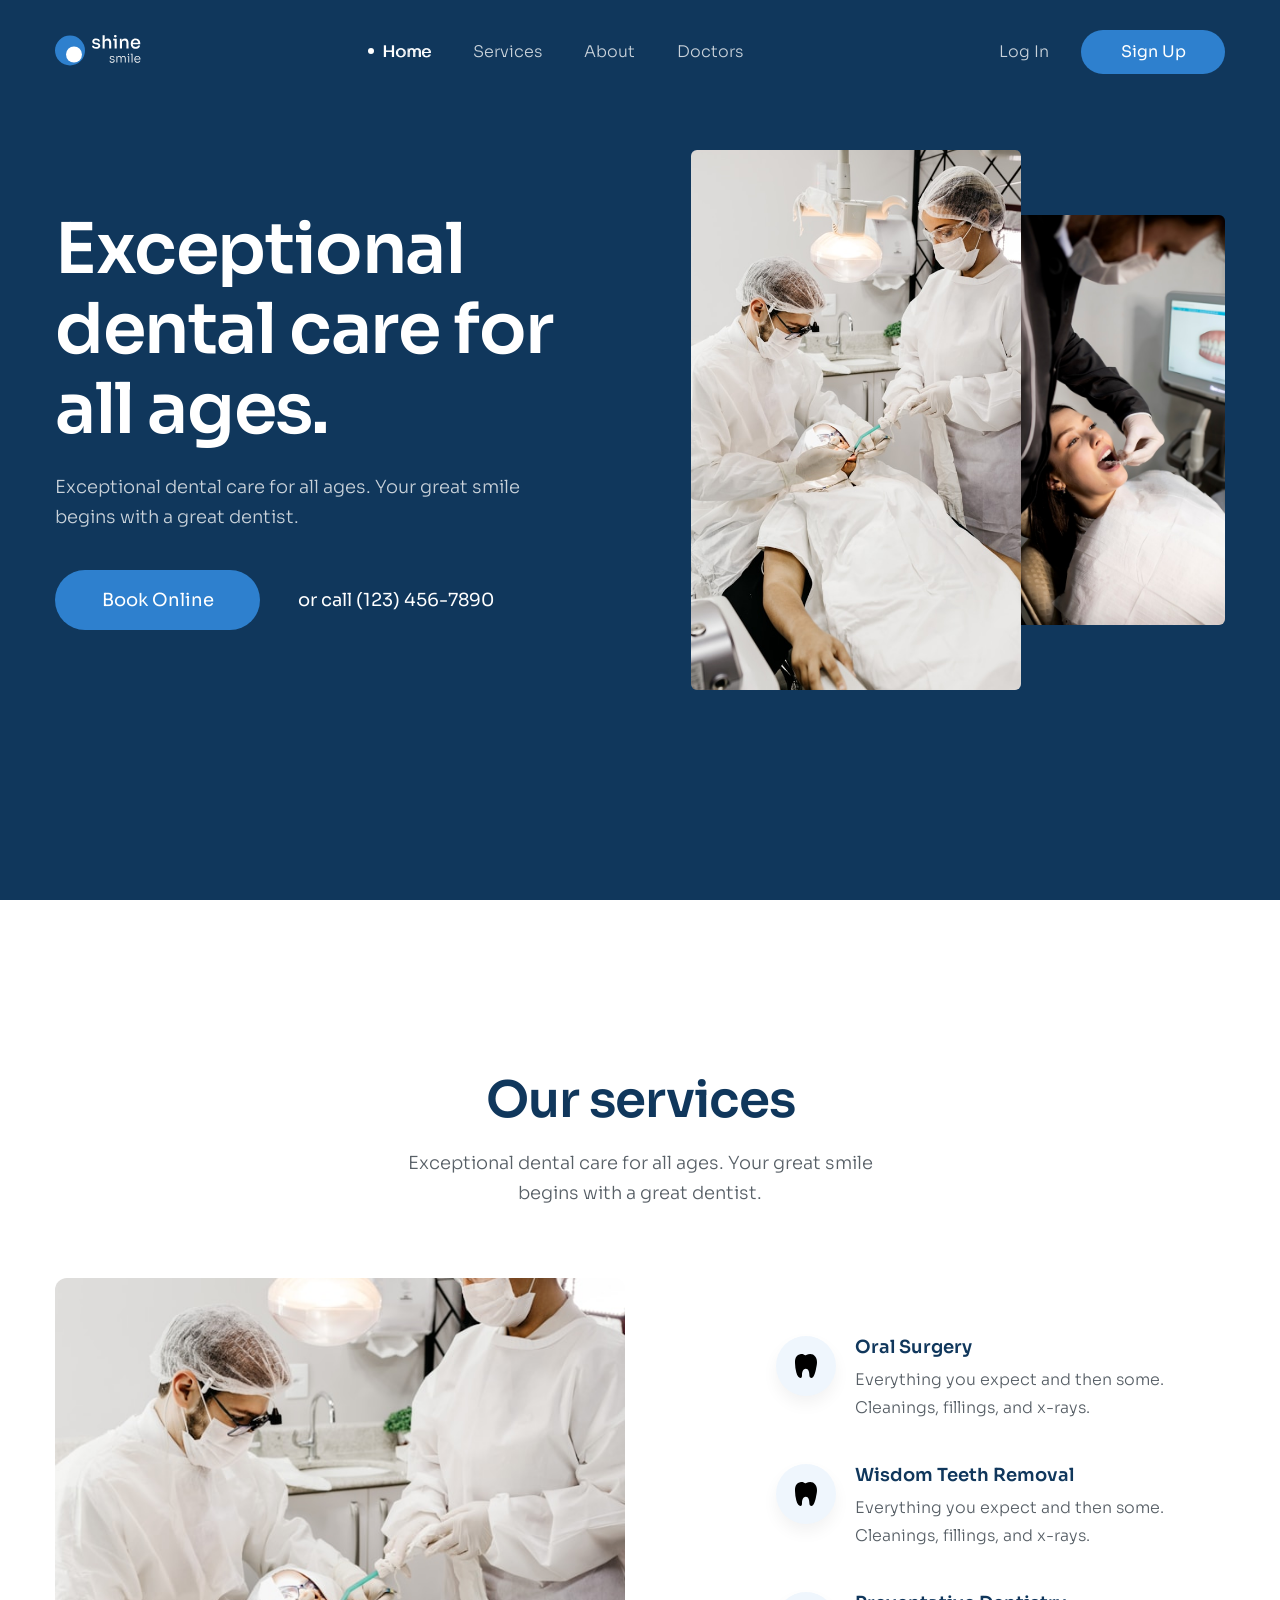
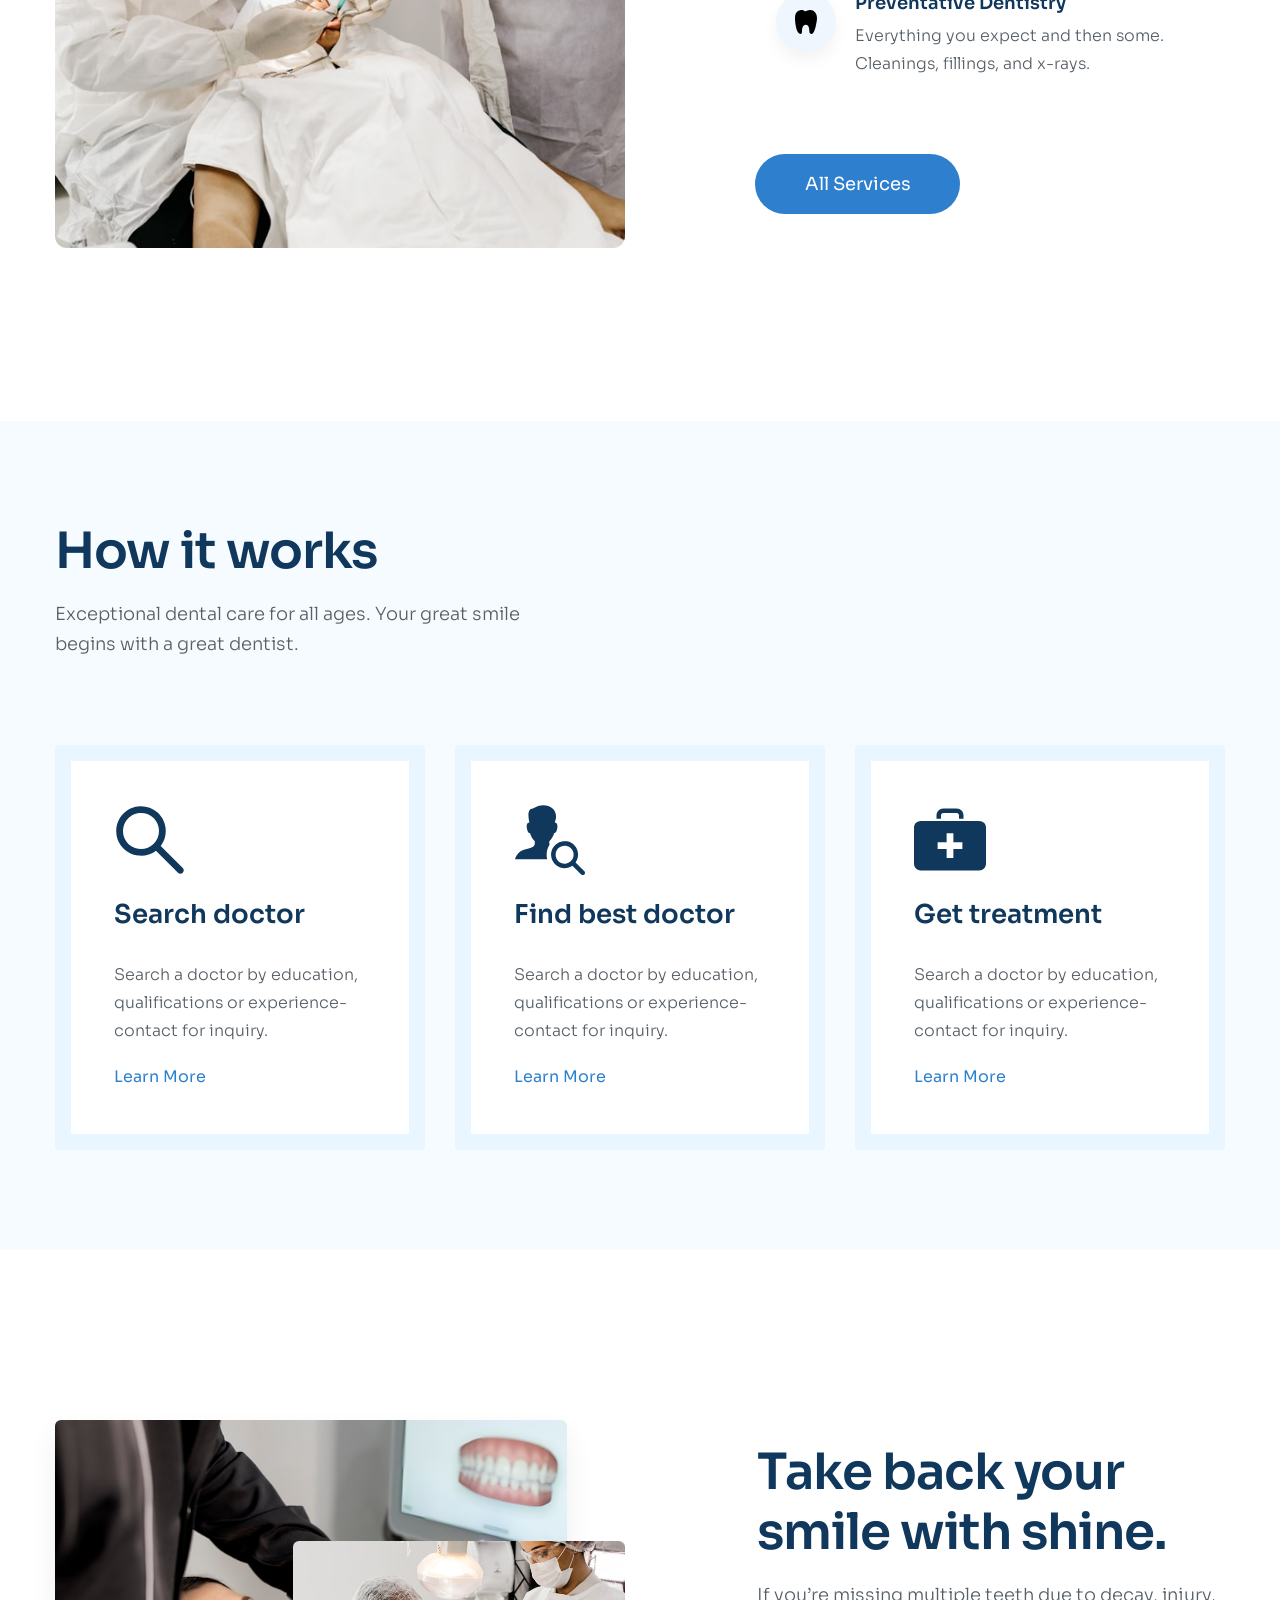
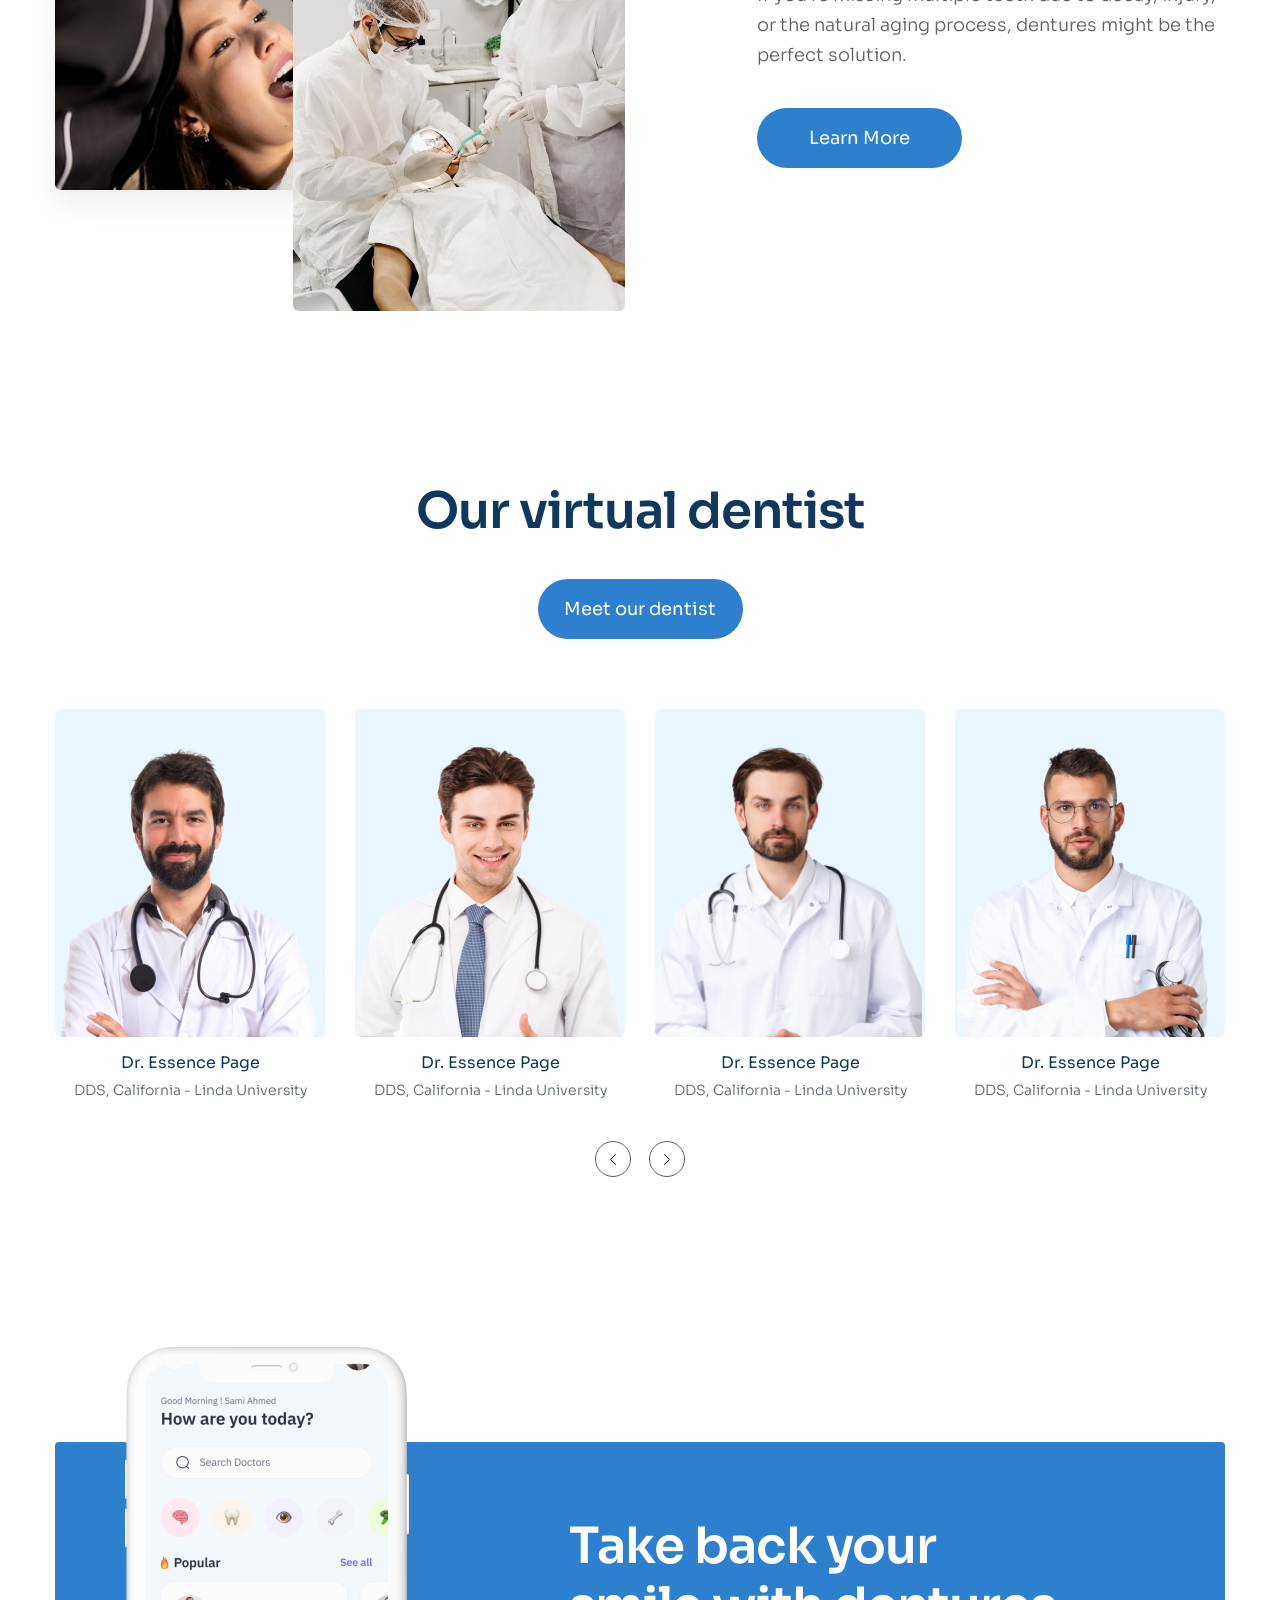
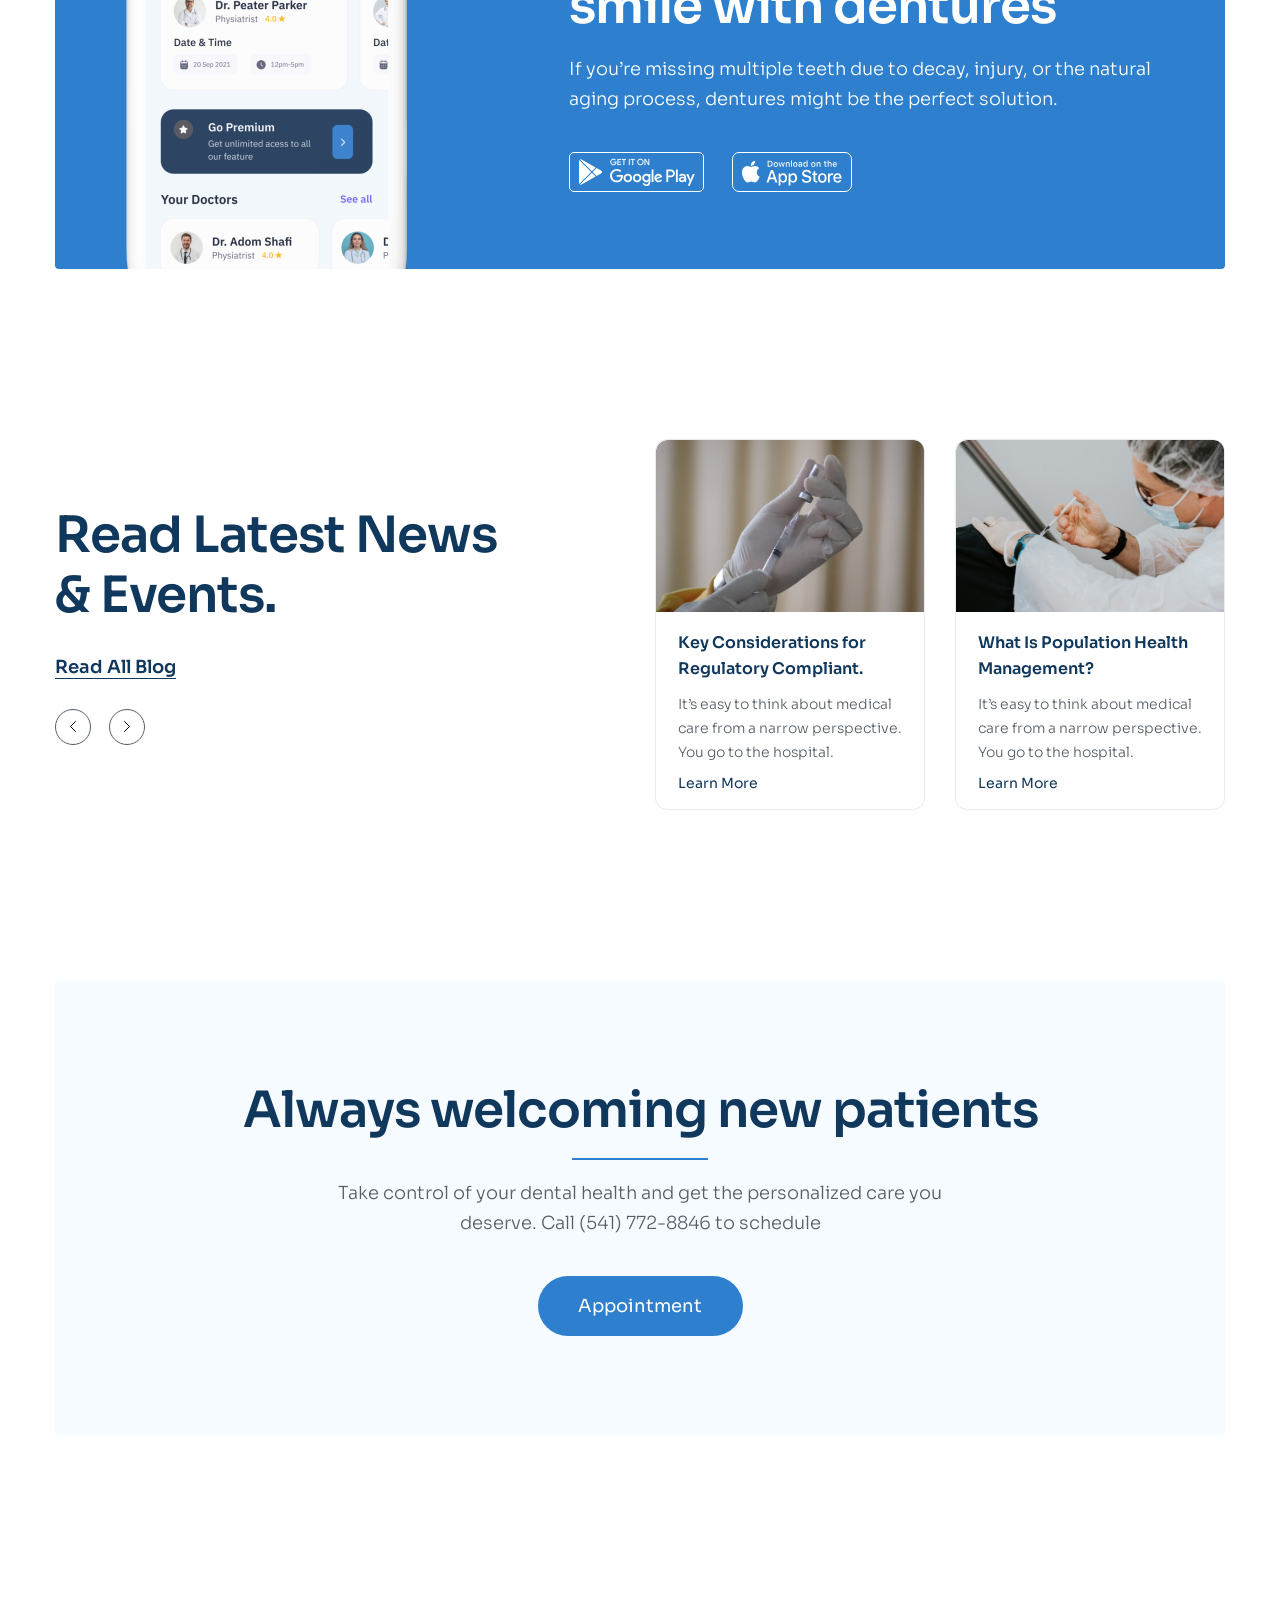
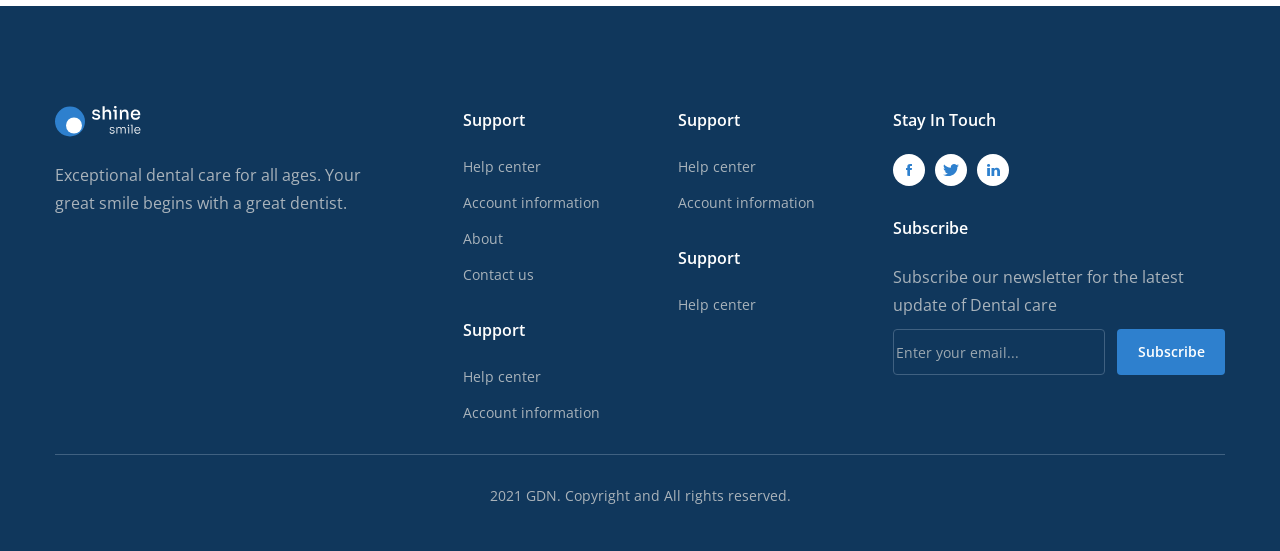
<file: index.html>
<!doctype html>
<html lang="en">
  <head>
    <meta charset="UTF-8" />
    <meta name="viewport" content="width=device-width, initial-scale=1.0" />

    <!-- add favicon -->
    <link
      rel="apple-touch-icon"
      sizes="57x57"
      href="./assets/favicon/apple-icon-57x57.png"
    />
    <link
      rel="apple-touch-icon"
      sizes="60x60"
      href="./assets/favicon/apple-icon-60x60.png"
    />
    <link
      rel="apple-touch-icon"
      sizes="72x72"
      href="./assets/favicon/apple-icon-72x72.png"
    />
    <link
      rel="apple-touch-icon"
      sizes="76x76"
      href="./assets/favicon/apple-icon-76x76.png"
    />
    <link
      rel="apple-touch-icon"
      sizes="114x114"
      href="./assets/favicon/apple-icon-114x114.png"
    />
    <link
      rel="apple-touch-icon"
      sizes="120x120"
      href="./assets/favicon/apple-icon-120x120.png"
    />
    <link
      rel="apple-touch-icon"
      sizes="144x144"
      href="./assets/favicon/apple-icon-144x144.png"
    />
    <link
      rel="apple-touch-icon"
      sizes="152x152"
      href="./assets/favicon/apple-icon-152x152.png"
    />
    <link
      rel="apple-touch-icon"
      sizes="180x180"
      href="./assets/favicon/apple-icon-180x180.png"
    />
    <link
      rel="icon"
      type="image/png"
      sizes="192x192"
      href="./assets/favicon/android-icon-192x192.png"
    />
    <link
      rel="icon"
      type="image/png"
      sizes="32x32"
      href="./assets/favicon/favicon-32x32.png"
    />
    <link
      rel="icon"
      type="image/png"
      sizes="96x96"
      href="./assets/favicon/favicon-96x96.png"
    />
    <link
      rel="icon"
      type="image/png"
      sizes="16x16"
      href="./assets/favicon/favicon-16x16.png"
    />
    <link rel="manifest" href="./assets/favicon/manifest.json" />
    <meta name="msapplication-TileColor" content="#ffffff" />
    <meta
      name="msapplication-TileImage"
      content="./assets/favicon/ms-icon-144x144.png"
    />
    <meta name="theme-color" content="#ffffff" />

    <!-- EMBED font -->
    <link rel="preconnect" href="https://fonts.googleapis.com" />
    <link rel="preconnect" href="https://fonts.gstatic.com" crossorigin />
    <link
      href="https://fonts.googleapis.com/css2?family=Open+Sans:ital,wght@0,300..800;1,300..800&family=Sora:wght@100..800&display=swap"
      rel="stylesheet"
    />

    <!-- reset css -->
    <link rel="stylesheet" href="./assets/css/reset.css" />

    <!-- style css -->
    <link rel="stylesheet" href="./assets/css/style.css" />

    <title>Shine smile</title>
  </head>
  <body>
    <!-- =========header========== -->
    <header class="header">
      <div class="container">
        <div class="header-top">
          <!-- logo -->
          <a href="./">
            <img src="./assets/img/Logo.svg" alt="Shine smile" class="logo"
          /></a>
          <!-- nav -->
          <nav class="navbar">
            <ul class="navbar__list">
              <li class="navbar__item">
                <a href="#!" class="navbar__link navbar__link--active">Home</a>
              </li>
              <li class="navbar__item">
                <a href="#!" class="navbar__link">Services</a>
              </li>
              <li class="navbar__item">
                <a href="#!" class="navbar__link">About</a>
              </li>
              <li class="navbar__item">
                <a href="#!" class="navbar__link">Doctors</a>
              </li>
            </ul>
          </nav>
          <!-- cta acction -->
          <div class="header__action">
            <a href="#!" class="header__action--login">Log In</a>
            <a href="#!" class="btn header__action--signup">Sign Up</a>
          </div>
        </div>

        <!-- hero -->
        <section class="hero">
          <!-- hero left -->
          <section class="hero__content">
            <h1 class="hero__heading">Exceptional dental care for all ages.</h1>
            <p class="hero__desc">
              Exceptional dental care for all ages. Your great smile begins with
              a great dentist.
            </p>
            <div class="hero__row">
              <a href="" class="btn">Book Online</a>
              <span class="hero__phone">or call (123) 456-7890</span>
            </div>
          </section>

          <!-- hero right -->
          <div class="hero__madia">
            <figure class="hero__images">
              <img
                src="./assets/img/hero1.jpg"
                alt="Exceptional dental care for all ages."
                class="hero__img hero__img--large"
              />
              <img
                src="./assets/img/hero2.jpg"
                alt="Exceptional dental care for all ages."
                class="hero__img hero__img--small"
              />
            </figure>
          </div>
        </section>
      </div>
    </header>

    <!-- =========main========== -->
    <main>
      <!-- our service -->
      <section class="service">
        <div class="container">
          <h2 class="service__heading section-heading">Our services</h2>
          <p class="service__desc section-desc">
            Exceptional dental care for all ages. Your great smile begins with a
            great dentist.
          </p>

          <div class="service__row">
            <!-- service left -->
            <figure>
              <img
                src="./assets/img/hero1.jpg"
                alt="Our services"
                class="service__img"
              />
            </figure>
            <!-- service right -->

            <div class="service__list">
              <!-- item 1 -->
              <section class="service-item">
                <div class="service-item__icon">
                  <svg
                    xmlns="http://www.w3.org/2000/svg"
                    width="22"
                    height="24"
                    viewBox="0 0 22 24"
                    fill="none"
                  >
                    <path
                      d="M20.3598 2.63964C17.9506 -0.556131 14.2772 -0.568132 11.2481 1.10682C11.001 1.24657 10.7219 1.31411 10.4406 1.30222C10.1592 1.29033 9.88633 1.19945 9.65105 1.03931C8.49552 0.245717 7.29036 -0.316477 5.13904 0.207462C0.623408 1.3071 0 4.90379 0 8.99816C0.0797353 12.1602 0.500857 15.3032 1.25551 18.3683C2.11836 22.0168 3.90382 24 5.43354 24C6.96326 24 7.00963 22.2204 7.00963 20.8016C7.00963 19.2009 7.39505 14.8009 10.8642 14.8009C13.5317 14.8009 14.3333 18.4013 14.3333 20.8016C14.3329 23.095 15.1722 24 16.6628 24C19.5267 24 20.9796 15.3938 21.3719 13.1237C21.7642 10.8535 22.9882 6.12569 20.3598 2.63964Z"
                      fill="currentColor"
                    />
                  </svg>
                </div>
                <div class="service-item__body">
                  <div class="service-item__heading">Oral Surgery</div>
                  <div class="service-item__desc">
                    Everything you expect and then some. Cleanings, fillings,
                    and x-rays.
                  </div>
                </div>
              </section>

              <!-- item 2 -->
              <section class="service-item">
                <div class="service-item__icon">
                  <svg
                    xmlns="http://www.w3.org/2000/svg"
                    width="22"
                    height="24"
                    viewBox="0 0 22 24"
                    fill="none"
                  >
                    <path
                      d="M20.3598 2.63964C17.9506 -0.556131 14.2772 -0.568132 11.2481 1.10682C11.001 1.24657 10.7219 1.31411 10.4406 1.30222C10.1592 1.29033 9.88633 1.19945 9.65105 1.03931C8.49552 0.245717 7.29036 -0.316477 5.13904 0.207462C0.623408 1.3071 0 4.90379 0 8.99816C0.0797353 12.1602 0.500857 15.3032 1.25551 18.3683C2.11836 22.0168 3.90382 24 5.43354 24C6.96326 24 7.00963 22.2204 7.00963 20.8016C7.00963 19.2009 7.39505 14.8009 10.8642 14.8009C13.5317 14.8009 14.3333 18.4013 14.3333 20.8016C14.3329 23.095 15.1722 24 16.6628 24C19.5267 24 20.9796 15.3938 21.3719 13.1237C21.7642 10.8535 22.9882 6.12569 20.3598 2.63964Z"
                      fill="CurrentColor"
                    />
                  </svg>
                </div>
                <div class="service-item__body">
                  <div class="service-item__heading">Wisdom Teeth Removal</div>
                  <div class="service-item__desc">
                    Everything you expect and then some. Cleanings, fillings,
                    and x-rays.
                  </div>
                </div>
              </section>

              <!-- item 3 -->
              <section class="service-item">
                <div class="service-item__icon">
                  <svg
                    xmlns="http://www.w3.org/2000/svg"
                    width="22"
                    height="24"
                    viewBox="0 0 22 24"
                    fill="none"
                  >
                    <path
                      d="M20.3598 2.63964C17.9506 -0.556131 14.2772 -0.568132 11.2481 1.10682C11.001 1.24657 10.7219 1.31411 10.4406 1.30222C10.1592 1.29033 9.88633 1.19945 9.65105 1.03931C8.49552 0.245717 7.29036 -0.316477 5.13904 0.207462C0.623408 1.3071 0 4.90379 0 8.99816C0.0797353 12.1602 0.500857 15.3032 1.25551 18.3683C2.11836 22.0168 3.90382 24 5.43354 24C6.96326 24 7.00963 22.2204 7.00963 20.8016C7.00963 19.2009 7.39505 14.8009 10.8642 14.8009C13.5317 14.8009 14.3333 18.4013 14.3333 20.8016C14.3329 23.095 15.1722 24 16.6628 24C19.5267 24 20.9796 15.3938 21.3719 13.1237C21.7642 10.8535 22.9882 6.12569 20.3598 2.63964Z"
                      fill="CurrentColor"
                    />
                  </svg>
                </div>
                <div class="service-item__body">
                  <div class="service-item__heading">
                    Preventative Dentistry
                  </div>
                  <div class="service-item__desc">
                    Everything you expect and then some. Cleanings, fillings,
                    and x-rays.
                  </div>
                </div>
              </section>

              <a href="#!" class="btn service__btn">All Services</a>
            </div>
          </div>
        </div>
      </section>

      <!-- work -->

      <section class="work">
        <div class="container">
          <h2 class="section-heading">How it works</h2>
          <p class="section-desc work__desc">
            Exceptional dental care for all ages. Your great smile begins with a
            great dentist.
          </p>
          <div class="work__list">
            <!-- work item 1 -->

            <section class="work-tiem">
              <img
                src="./assets/img/Orion_search.svg"
                alt=""
                class="work-item__icon"
              />
              <h3 class="work-item__heading">Search doctor</h3>
              <p class="work-item__desc">
                Search a doctor by education, qualifications or
                experience-contact for inquiry.
              </p>
              <a href="#!" class="work-item__more">Learn More</a>
            </section>

            <!-- work item 2 -->

            <section class="work-tiem">
              <img
                src="./assets/img/Orion_find-user.svg"
                alt=""
                class="work-item__icon"
              />
              <h3 class="work-item__heading">Find best doctor</h3>
              <p class="work-item__desc">
                Search a doctor by education, qualifications or
                experience-contact for inquiry.
              </p>
              <a href="#!" class="work-item__more">Learn More</a>
            </section>

            <!-- work item 3 -->

            <section class="work-tiem">
              <img
                src="./assets/img/Orion_first-aid-kit.svg"
                alt=""
                class="work-item__icon"
              />
              <h3 class="work-item__heading">Get treatment</h3>
              <p class="work-item__desc">
                Search a doctor by education, qualifications or
                experience-contact for inquiry.
              </p>
              <a href="#!" class="work-item__more">Learn More</a>
            </section>
          </div>
        </div>
      </section>

      <!-- about -->
      <section class="about">
        <div class="container">
          <div class="about__row">
            <!-- about left -->

            <div class="about__media">
              <figure class="about__img">
                <img
                  src="./assets/img/hero2.jpg"
                  alt=""
                  class="about__img--big"
                />
                <img
                  src="./assets/img/hero1.jpg"
                  alt=""
                  class="about__img--small"
                />
              </figure>
            </div>
            <!-- about right -->

            <section class="about-content">
              <h2 class="section-heading">Take back your smile with shine.</h2>
              <p class="section-desc">
                If you’re missing multiple teeth due to decay, injury, or the
                natural aging process, dentures might be the perfect solution.
              </p>
              <a href="" class="btn about-content__btn">Learn More</a>
            </section>
          </div>
        </div>
      </section>

      <!-- team -->
      <section class="team">
        <div class="container">
          <div class="team-header">
            <h2 class="section-heading">Our virtual dentist</h2>
            <a href="#!" class="btn team__cta">Meet our dentist</a>
          </div>

          <div class="team__list">
            <!-- item 1 -->
            <article class="team-item">
              <div class="team-item__img-bg">
                <img
                  src="./assets/img/doc1.png"
                  alt="Dr. Essence Page"
                  class="team-item__thumb"
                />
              </div>
              <h3 class="team-item__name">Dr. Essence Page</h3>
              <p class="team-item__desc">DDS, California - Linda University</p>
            </article>

            <!-- item 2 -->
            <article class="team-item">
              <div class="team-item__img-bg">
                <img
                  src="./assets/img/doc2.png"
                  alt="Dr. Essence Page"
                  class="team-item__thumb"
                />
              </div>
              <h3 class="team-item__name">Dr. Essence Page</h3>
              <p class="team-item__desc">DDS, California - Linda University</p>
            </article>

            <!-- item 3 -->
            <article class="team-item">
              <div class="team-item__img-bg">
                <img
                  src="./assets/img/doc3.png"
                  alt="Dr. Essence Page"
                  class="team-item__thumb"
                />
              </div>
              <h3 class="team-item__name">Dr. Essence Page</h3>
              <p class="team-item__desc">DDS, California - Linda University</p>
            </article>

            <!-- item 4 -->
            <article class="team-item">
              <div class="team-item__img-bg">
                <img
                  src="./assets/img/doc4.png"
                  alt="Dr. Essence Page"
                  class="team-item__thumb"
                />
              </div>
              <h3 class="team-item__name">Dr. Essence Page</h3>
              <p class="team-item__desc">DDS, California - Linda University</p>
            </article>
          </div>

          <div class="control team__control">
            <!-- previous -->
            <button class="control__btn">
              <svg
                class="control-icon"
                xmlns="http://www.w3.org/2000/svg"
                width="6"
                height="11"
                viewBox="0 0 6 11"
                fill="none"
              >
                <path
                  d="M5.5 0.5L0.5 5.5L5.5 10.5"
                  stroke="currentColor"
                  stroke-linecap="round"
                  stroke-linejoin="round"
                />
              </svg>
            </button>
            <!-- next -->

            <button class="control__btn">
              <svg
                class="control-icon control-icon--next"
                xmlns="http://www.w3.org/2000/svg"
                width="6"
                height="11"
                viewBox="0 0 6 11"
                fill="none"
              >
                <path
                  d="M5.5 0.5L0.5 5.5L5.5 10.5"
                  stroke="currentColor"
                  stroke-linecap="round"
                  stroke-linejoin="round"
                />
              </svg>
            </button>
          </div>
        </div>
      </section>

      <!-- install mobile -->
      <section class="install">
        <div class="container">
          <div class="install__inner">
            <!-- install left -->
            <fugure>
              <img
                src="./assets/img/Rectangle.png"
                alt=""
                class="install__img"
              />
            </fugure>
            <!-- install right -->
            <section class="install__content">
              <h2 class="section-heading install__heading">
                Take back your smile with dentures
              </h2>
              <p class="install__desc">
                If you’re missing multiple teeth due to decay, injury, or the
                natural aging process, dentures might be the perfect solution.
              </p>
              <div class="install__row">
                <a href="#!">
                  <img
                    src="./assets/img/Googleplay.svg"
                    alt=""
                    class="install__btn-img"
                  />
                </a>
                <a href="#!">
                  <img
                    src="./assets/img/Appstore.svg"
                    alt=""
                    class="install__btn-img"
                  />
                </a>
              </div>
            </section>
          </div>
        </div>
      </section>

      <!-- blog -->
      <section class="blog">
        <div class="container">
          <div class="blog__inner">
            <!-- left blog -->

            <section class="blog__content">
              <h2 class="section-heading blog__heading">
                Read Latest News & Events.
              </h2>
              <a href="#!" class="blog__more">Read All Blog</a>

              <div class="control blog__control">
                <!-- previous -->
                <button class="control__btn">
                  <svg
                    class="control-icon"
                    xmlns="http://www.w3.org/2000/svg"
                    width="6"
                    height="11"
                    viewBox="0 0 6 11"
                    fill="none"
                  >
                    <path
                      d="M5.5 0.5L0.5 5.5L5.5 10.5"
                      stroke="currentColor"
                      stroke-linecap="round"
                      stroke-linejoin="round"
                    />
                  </svg>
                </button>
                <!-- next -->

                <button class="control__btn">
                  <svg
                    class="control-icon control-icon--next"
                    xmlns="http://www.w3.org/2000/svg"
                    width="6"
                    height="11"
                    viewBox="0 0 6 11"
                    fill="none"
                  >
                    <path
                      d="M5.5 0.5L0.5 5.5L5.5 10.5"
                      stroke="currentColor"
                      stroke-linecap="round"
                      stroke-linejoin="round"
                    />
                  </svg>
                </button>
              </div>
            </section>

            <!-- right blog -->

            <div class="blog__list">
              <!-- item 1 -->
              <article class="blog-item">
                <figure class="blog-item__wrap">
                  <img
                    src="./assets/img/vaccine1.jpg"
                    alt=""
                    class="blog-item__thumb"
                  />
                </figure>
                <section class="blog-item__body">
                  <h3>
                    <a href="#!" class="blog-item__heading"
                      >Key Considerations for Regulatory Compliant.</a
                    >
                  </h3>
                  <p class="blog-item__desc">
                    It’s easy to think about medical care from a narrow
                    perspective. You go to the hospital.
                  </p>
                  <a href="#!" class="blog-item__more">Learn More</a>
                </section>
              </article>

              <!-- item 2 -->
              <article class="blog-item">
                <figure class="blog-item__wrap">
                  <img
                    src="./assets/img/vaccine2.jpg"
                    alt=""
                    class="blog-item__thumb"
                  />
                </figure>
                <section class="blog-item__body">
                  <h3>
                    <a href="#!" class="blog-item__heading"
                      >What Is Population Health Management?</a
                    >
                  </h3>
                  <p class="blog-item__desc">
                    It’s easy to think about medical care from a narrow
                    perspective. You go to the hospital.
                  </p>
                  <a href="#!" class="blog-item__more">Learn More</a>
                </section>
              </article>
            </div>
          </div>
        </div>
      </section>

      <!-- appointment -->
      <section class="appointment">
        <div class="container">
          <div class="appointment__inner">
            <h2 class="section-heading appointment__heading">
              Always welcoming new patients
            </h2>
            <p class="section-desc appointment__desc">
              Take control of your dental health and get the personalized care
              you deserve. Call (541) 772-8846 to schedule
            </p>
            <a href="" class="btn appointment__btn">Appointment</a>
          </div>
        </div>
      </section>
    </main>
    <!-- =========footer========== -->
    <footer class="footer">
      <div class="container">
        <!-- footer top -->
        <div class="footer__top">
          <!-- footer column 1 -->
          <div class="footer__column">
            <!-- logo -->
            <a href="./">
              <img src="./assets/img/Logo.svg" alt="Shine smile" class="logo"
            /></a>
            <p class="footer__desc">
              Exceptional dental care for all ages. Your great smile begins with
              a great dentist.
            </p>
          </div>

          <!-- footer column 2 -->
          <div class="footer__column">
            <h3 class="footer__heading">Support</h3>
            <ul class="footer__list">
              <li class="footer__item">
                <a href="#!" class="footer__link">Help center</a>
              </li>
              <li class="footer__item">
                <a href="#!" class="footer__link">Account information</a>
              </li>
              <li class="footer__item">
                <a href="#!" class="footer__link">About</a>
              </li>
              <li class="footer__item">
                <a href="#!" class="footer__link">Contact us</a>
              </li>
            </ul>
            <h3 class="footer__heading">Support</h3>
            <ul class="footer__list">
              <li class="footer__item">
                <a href="#!" class="footer__link">Help center</a>
              </li>
              <li class="footer__item">
                <a href="#!" class="footer__link">Account information</a>
              </li>
            </ul>
          </div>
          <!-- footer column 3 -->
          <div class="footer__column">
            <h3 class="footer__heading">Support</h3>
            <ul class="footer__list">
              <li class="footer__item">
                <a href="#!" class="footer__link">Help center</a>
              </li>
              <li class="footer__item">
                <a href="#!" class="footer__link">Account information</a>
              </li>
            </ul>
            <h3 class="footer__heading">Support</h3>
            <ul class="footer__list">
              <li class="footer__item">
                <a href="#!" class="footer__link">Help center</a>
              </li>
            </ul>
          </div>
          <!-- footer column 4 -->
          <div class="footer__column">
            <h3 class="footer__heading">Stay In Touch</h3>
            <div class="footer__social">
              <a href="" class="footer__social-btn">
                <svg
                  xmlns="http://www.w3.org/2000/svg"
                  width="6"
                  height="12"
                  viewBox="0 0 6 12"
                  fill="none"
                >
                  <path
                    d="M3.98981 11.9358V6.0302H5.76473L6 3.9517H3.98981L3.9928 2.91132C3.9928 2.3692 4.0477 2.07885 4.87783 2.07885H5.98755V0H4.21224C2.07977 0 1.32931 1.00825 1.32931 2.70405V3.95186H0V6.03055H1.32931V11.8521C1.84718 11.9489 2.38257 12 2.93075 12C3.28487 12 3.63863 11.9786 3.98981 11.9358Z"
                    fill="currentColor"
                  /></svg></a
              ><a href="" class="footer__social-btn">
                <svg
                  xmlns="http://www.w3.org/2000/svg"
                  width="16"
                  height="12"
                  viewBox="0 0 16 12"
                  fill="none"
                >
                  <path
                    d="M16 1.42062C15.405 1.66154 14.771 1.82123 14.11 1.89877C14.79 1.524 15.309 0.935077 15.553 0.225231C14.919 0.574154 14.219 0.820615 13.473 0.958154C12.871 0.366462 12.013 0 11.077 0C9.261 0 7.799 1.36062 7.799 3.02862C7.799 3.26862 7.821 3.49938 7.875 3.71908C5.148 3.59631 2.735 2.38985 1.114 0.552C0.831 1.00523 0.665 1.524 0.665 2.08246C0.665 3.13108 1.25 4.06062 2.122 4.59877C1.595 4.58954 1.078 4.44831 0.64 4.22585C0.64 4.23508 0.64 4.24708 0.64 4.25908C0.64 5.73046 1.777 6.95262 3.268 7.23415C3.001 7.30154 2.71 7.33385 2.408 7.33385C2.198 7.33385 1.986 7.32277 1.787 7.28215C2.212 8.48123 3.418 9.36277 4.852 9.39138C3.736 10.1972 2.319 10.6828 0.785 10.6828C0.516 10.6828 0.258 10.6717 0 10.6412C1.453 11.5062 3.175 12 5.032 12C11.068 12 14.368 7.38462 14.368 3.384C14.368 3.25015 14.363 3.12092 14.356 2.99262C15.007 2.56615 15.554 2.03354 16 1.42062Z"
                    fill="currentColor"
                  /></svg></a
              ><a href="" class="footer__social-btn">
                <svg
                  xmlns="http://www.w3.org/2000/svg"
                  width="13"
                  height="12"
                  viewBox="0 0 13 12"
                  fill="none"
                >
                  <path
                    d="M0 1.39394C0 0.989891 0.146401 0.656558 0.439189 0.393939C0.731978 0.131309 1.11262 0 1.58108 0C2.04119 0 2.41344 0.129285 2.69788 0.387879C2.99066 0.654545 3.13707 1.00201 3.13707 1.4303C3.13707 1.81818 2.99486 2.14141 2.71042 2.4C2.41764 2.66667 2.03282 2.8 1.55598 2.8H1.54344C1.08333 2.8 0.711072 2.66667 0.426641 2.4C0.142209 2.13333 0 1.79798 0 1.39394ZM0.163127 12V3.90303H2.94884V12H0.163127ZM4.49228 12H7.27799V7.47879C7.27799 7.19595 7.31146 6.97777 7.37838 6.82424C7.49549 6.54949 7.67326 6.31716 7.91168 6.12727C8.1501 5.93737 8.44916 5.84242 8.80888 5.84242C9.74582 5.84242 10.2143 6.45252 10.2143 7.67273V12H13V7.35758C13 6.16161 12.7072 5.25455 12.1216 4.63636C11.536 4.01818 10.7622 3.70909 9.80019 3.70909C8.72104 3.70909 7.88031 4.15758 7.27799 5.05455V5.07879H7.26544L7.27799 5.05455V3.90303H4.49228C4.509 4.16161 4.51737 4.96565 4.51737 6.31515C4.51737 7.66464 4.509 9.55959 4.49228 12Z"
                    fill="currentColor"
                  />
                </svg>
              </a>
            </div>
            <h3 class="footer__heading">Subscribe</h3>
            <p class="footer__desc">
              Subscribe our newsletter for the latest update of Dental care
            </p>
            <form action="" class="footer-form">
              <input
                type="email"
                class="footer-form__input"
                placeholder="Enter your email..."
              />
              <button class="footer-form__submit">Subscribe</button>
            </form>
          </div>
        </div>
        <!-- copyright -->
        <div class="footer__copyright">
          <p class="footer__copyright-text">
            2021 GDN. Copyright and All rights reserved.
          </p>
        </div>
      </div>
    </footer>
  </body>
</html>
</file>
<file: assets/css/style.css>
* {
  box-sizing: border-box;
}

:root {
  --header-bg: #10375c;
}
html {
  font-size: 62.5%;
}

body {
  font-size: 1.6rem;
  font-family: "Sora", sans-serif;
}
/* ===============common================= */
input,
button,
select,
textarea {
  font-family: inherit;
  font-size: inherit;
}

.container {
  width: 1170px;
  max-width: calc(100% - 48px);
  margin: 0 auto;
}

a {
  text-decoration: none;
}

.btn {
  display: inline-block;
  min-width: 205px;
  line-height: 60px;
  background: #2e80ce;
  color: #fff;
  text-align: center;
  font-size: 1.8rem;
  font-style: normal;
  font-weight: 400;
  border-radius: 999px;
}
.btn:hover {
  opacity: 0.9;
}

.section-heading {
  color: #10375c;
  font-size: 5rem;
  font-weight: 600;
  line-height: 1.2; /* 120% */
  letter-spacing: -1px;
}

.section-desc {
  margin-top: 18px;
  color: #575f66;
  font-size: 1.8rem;
  font-weight: 300;
  line-height: 1.67; /* 166.667% */
}

.control {
  display: flex;
  align-items: center;
  column-gap: 18px;
}

.control__btn {
  width: 36px;
  height: 36px;
  border-radius: 50%;
  display: flex;
  justify-content: center;
  align-items: center;
  border: 1px solid #575f66;
  background: #fff;
  cursor: pointer;
  transition: 0.25s;
}

.control__btn:hover {
  background: #2e80ce;
  border-color: #2e80ce;
  color: #fff;
}

.control-icon--next {
  transform: rotate(180deg);
}

/* ===============header================= */

.header {
  padding: 30px;
  background: var(--header-bg);
  min-height: 100vh;
}

.header-top {
  display: flex;
  justify-content: space-between;
  align-items: center;
}

.navbar__list {
  display: flex;
}

.header__action--login,
.navbar__link {
  padding: 8px 21px;
  color: #c9d2da;
  font-size: 1.6rem;
  font-style: normal;
  font-weight: 300;
  line-height: 1.75; /* 175% */
}

.navbar__link:hover,
.navbar__link--active {
  text-shadow: 1px 0 0 currentColor;
  color: #fff;
}

.navbar__link--active::before {
  content: "";
  display: inline-block;
  width: 6px;
  height: 6px;
  border-radius: 50%;
  background: #fff;
  top: -3px;
  position: relative;
  right: 8px;
}

.header__action--signup {
  min-width: 144px;
  line-height: 44px;
  font-size: 1.6rem;
}

.header__action--login {
  margin-right: 7px;
}

/* ===============hero================= */

.hero {
  display: flex;
  padding-top: 76px;
  align-items: center;
}

.hero__content {
  width: 44%;
}

.hero__madia {
  flex: 1;
}

.hero__heading {
  color: #fff;
  font-family: Sora;
  font-size: 7rem;
  font-style: normal;
  font-weight: 600;
  line-height: 1.14; /* 114.286% */
  letter-spacing: -1.4px;
}
.hero__desc {
  margin-top: 22px;
  color: #c9d2da;
  font-family: Sora;
  font-size: 18px;
  font-style: normal;
  font-weight: 300;
  line-height: 30px; /* 166.667% */
}

.hero__row {
  margin-top: 38px;
  display: flex;
  align-items: center;
  column-gap: 38px;
}

.hero__phone {
  color: #fff;
  text-align: center;
  font-size: 1.8rem;
  line-height: 1.67; /* 166.667% */
}

.hero__images {
  display: flex;
  align-items: center;
  justify-content: flex-end;
}

.hero__img--large {
  width: 330px;
  height: 540px;
  margin-right: -6px;
  z-index: 1;
}

.hero__img--small {
  width: 210px;
  height: 410px;
}

.hero__img {
  border-radius: 6px;
  object-fit: cover;
}

/* ===============service================= */

.service {
  padding: 170px 0;
  background: #fff;
}

.service__heading,
.service__desc {
  text-align: center;
}

.service__desc {
  width: 468px;
  margin: 18px auto 0;
}

.service__row {
  margin-top: 70px;
  display: flex;
  justify-content: space-between;
  align-items: center;
}

.service__img {
  width: 570px;
  height: 570px;
  border-radius: 12px;
  object-fit: cover;
}

.service-item {
  padding: 21px;
  display: flex;
  width: 470px;
  border-radius: 10px;
  background: #fff;
  transition: 0.25s;
}

.service-item:hover {
  position: relative;
  box-shadow: 0 14px 28px 0 rgba(0, 0, 0, 0.1);
}

.service-item:hover .service-item__icon {
  color: #fff;
  background: #2e80ce;
}

.service-item__icon {
  width: 60px;
  height: 60px;
  border-radius: 30px;
  background: #eff6fd;
  box-shadow: 0 8px 16px 0 rgba(0, 0, 0, 0.05);
  display: flex;
  justify-content: center;
  align-items: center;
  flex-shrink: 0;
  margin-right: 19px;
  transition: 0.25s;
}

.service-item__heading {
  color: #10375c;
  font-family: Sora;
  font-size: 1.8rem;
  font-weight: 600;
  line-height: normal;
}

.service-item__desc {
  margin-top: 8px;
  color: #575f66;
  font-size: 1.6rem;
  font-weight: 300;
  line-height: 1.75; /* 175% */
}

.service__btn {
  margin-top: 55px;
}

/* ===============work================= */

.work {
  padding: 100px 0;
  background: #f6fbff;
}

.work__desc {
  width: 468px;
}

.work__list {
  margin-top: 86px;
  display: grid;
  grid-template-columns: repeat(3, 1fr);
  column-gap: 30px;
}

.work-tiem {
  padding: 43px;
  border-radius: 4px;
  background: #fff;
  border: 16px solid #eaf6ff;
  transition: 0.25s;
}

.work-tiem:hover {
  border-color: #2e80ce;
  transform: translateY(-16px);
}

.work-item__heading {
  margin-top: 18px;
  color: #10375c;
  font-size: 2.6rem;
  font-weight: 600;
  line-height: 1.38; /* 138.462% */
}

.work-item__desc {
  margin-top: 28px;
  color: #575f66;
  font-size: 1.6rem;
  font-weight: 300;
  line-height: 1.75; /* 175% */
}

.work-item__more {
  display: inline-block;
  margin-top: 18px;
  color: #2e80ce;
  font-size: 1.6rem;
  font-weight: 400;
  line-height: 1.75; /* 175% */
}

/* ===============about================= */

.about {
  margin-top: 85px;
  padding: 85px 0 206px;
}

.about__row {
  display: flex;
  justify-content: space-between;
  align-items: center;
}

.about__media {
  width: 49%;
}

.about-content {
  width: 40%;
}

.about__img {
  position: relative;
}

.about__img--big {
  display: flex;
  object-fit: cover;
  width: 512px;
  height: 370px;
  border-radius: 6px;
  box-shadow: 0 14px 28px 0 rgba(0, 0, 0, 0.07);
}

.about__img--small {
  position: absolute;
  top: 121px;
  left: 238px;
  object-fit: cover;
  width: 332px;
  height: 370px;
  border-radius: 6px;
}

.about-content__btn {
  margin-top: 38px;
}

/* ===============team================= */

.team {
  padding: 85px 0;
}

.team-header {
  text-align: center;
  margin: 0 auto;
}

.team__cta {
  margin-top: 38px;
}

.team__list {
  margin-top: 70px;
  display: grid;
  grid-template-columns: repeat(4, 1fr);
  column-gap: 30px;
}

.team-item__thumb {
  height: 290px;
  max-width: 100%;
  object-fit: cover;
  display: block;
  transition: 0.3s;
}

.team-item__img-bg {
  border-radius: 6px;
  background: #eaf6ff;
  padding-top: 38px;
  overflow: hidden;
}

.team-item:hover .team-item__thumb {
  transform: scale(1.1);
}

.team-item__name {
  margin-top: 12px;
  color: #10375c;
  text-align: center;
  font-size: 1.6rem;
  line-height: 1.75; /* 175% */
}

.team-item__desc {
  color: #575f66;
  text-align: center;
  font-size: 1.4rem;
  font-weight: 300;
  line-height: 1.86; /* 185.714% */
}

.team__control {
  margin-top: 38px;
  justify-content: center;
}

/* ===============install================= */

.install__inner {
  margin: 180px 0 85px;
  position: relative;
  display: flex;
  align-items: center;
  justify-content: space-between;
  padding: 0 70px;
  height: 427px;
  border-radius: 4px;
  background: #2e80ce;
}

.install__img {
  position: absolute;
  bottom: 0px;
  width: 284px;
  height: 522px;
  object-fit: cover;
}

.install__content {
  max-width: 586px;
}

.install__heading {
  color: #fff;
  max-width: 489px;
}

.install__desc {
  margin-top: 18px;
  max-width: 586px;
  color: #fff;
  font-size: 1.8rem;
  font-weight: 300;
  line-height: 1.67; /* 166.667% */
}

.install__row {
  margin-top: 38px;
  display: flex;
  column-gap: 28px;
}

/* ===============blog================= */

.blog {
  padding: 85px 0;
  background: #fff;
}

.blog__inner {
  display: flex;
  justify-content: space-between;
  align-items: center;
}

.blog__content {
  width: 40%;
}

.blog__heading {
  max-width: 470px;
}

.blog__more {
  margin-top: 28px;
  display: inline-block;
  color: #10375c;
  font-size: 1.8rem;
  font-weight: 600;
  line-height: 1.56; /* 155.556% */
  text-decoration-line: underline;
  text-underline-offset: 5px;
}

.blog__control {
  margin-top: 28px;
  justify-content: flex-start;
}

.blog__list {
  display: grid;
  grid-template-columns: repeat(2, 1fr);
  column-gap: 30px;
}

.blog-item {
  max-width: 270px;
  border-radius: 12px;
  border: 1px solid #e8ebee;
  background: #fff;
  overflow: hidden;
  transition: 0.3s;
}

.blog-item:hover {
  box-shadow: 0 18px 50px 0 rgba(0, 0, 0, 0.07);
  border-color: transparent;
}

.blog-item:hover .blog-item__thumb {
  transform: scale(1.1);
}

.blog-item__thumb {
  width: 270px;
  height: 172px;
  border-radius: 12px 12px 0 0;
  object-fit: cover;
  transition: 0.3s;
}

.blog-item__wrap {
  height: 172px;
  overflow: hidden;
}

.blog-item__body {
  padding: 18px 22px;
}

.blog-item__heading {
  color: #10375c;
  font-size: 1.6rem;
  font-weight: 600;
  line-height: 1.62; /* 162.5% */
}

.blog-item__desc {
  margin-top: 10px;
  color: #575f66;
  font-size: 1.4rem;
  font-weight: 300;
  line-height: 1.72;
}

.blog-item__more {
  display: inline-block;
  margin-top: 12px;
  color: #10375c;
  font-size: 1.4rem;
  font-weight: 400;
}

.blog-item__more:hover {
  color: #2e80ce;
}

/* ===============appointment================= */

.appointment {
  margin-top: 85px;
}

.appointment__inner {
  padding: 100px 178px;
  background: #f6fbff;
  text-align: center;
}

.appointment__heading::after {
  content: "";
  display: block;
  width: 136px;
  height: 2px;
  background: #2e80ce;
  margin: 18px auto 0;
}

.appointment__desc {
  margin-top: 18px;
  max-width: 617px;
  margin: 18px auto 0;
}

.appointment__btn {
  margin-top: 38px;
}

/* ===============footer================= */

.footer {
  margin-top: 170px;
  padding-top: 100px;
  background: #10375c;
  font-family: "Open Sans", sans-serif;
}

.footer__top {
  display: grid;
  grid-template-columns: 1fr 0.4fr 0.4fr 1fr;
  column-gap: 78px;
}

.footer__desc {
  margin-top: 21px;
  color: #a9b3bb;
  font-size: 1.6rem;
  font-weight: 400;
  line-height: 1.75; /* 175% */
}

.footer__heading {
  color: #fff;
  font-size: 1.6rem;
  font-weight: 600;
  line-height: 1.75; /* 175% */
}

.footer__list {
  margin: 20px 0 28px;
}

.footer__link {
  color: #a9b3bb;
  font-size: 1.4rem;
  font-weight: 400;
  line-height: 1.86; /* 185.714% */
  white-space: nowrap;
}

.footer__link:hover {
  text-decoration: underline;
}

.footer__item {
  margin-bottom: 10px;
}

.footer__social {
  margin: 20px 0 28px;
  display: flex;
  column-gap: 10px;
}

.footer__social-btn {
  display: flex;
  justify-content: center;
  align-items: center;
  width: 32px;
  height: 32px;
  border-radius: 50%;
  background: #fff;
  color: #2e80ce;
  transition: 0.25s;
}

.footer__social-btn:hover {
  background: #2e80ce;
  color: #fff;
}

.footer-form {
  display: flex;
  column-gap: 12px;
  margin-top: 10px;
}

.footer-form__input {
  width: 212px;
  height: 46px;
  border-radius: 4px;
  border: 1px solid #406181;
  background: transparent;
  outline: none;
  color: #fff;
}

.footer-form__input::placeholder {
  color: #9ca8b1;
  font-size: 1.4rem;
  line-height: 1.86; /* 185.714% */
}

.footer-form__submit {
  width: 108px;
  height: 46px;
  border-radius: 4px;
  background: #2e80ce;
  color: #fff;
  font-size: 1.4rem;
  font-weight: 600;
  line-height: 1.86; /* 185.714% */
  border: none;
}

.footer-form__submit:hover {
  cursor: pointer;
  opacity: 0.8;
}

.footer__copyright {
  border-top: 1px solid #406181;
}

.footer__copyright-text {
  padding: 28px 0 42px;
  color: #aab3ba;
  text-align: center;
  font-size: 1.4rem;
  font-weight: 400;
  line-height: 1.86; /* 185.714% */
}
</file>
